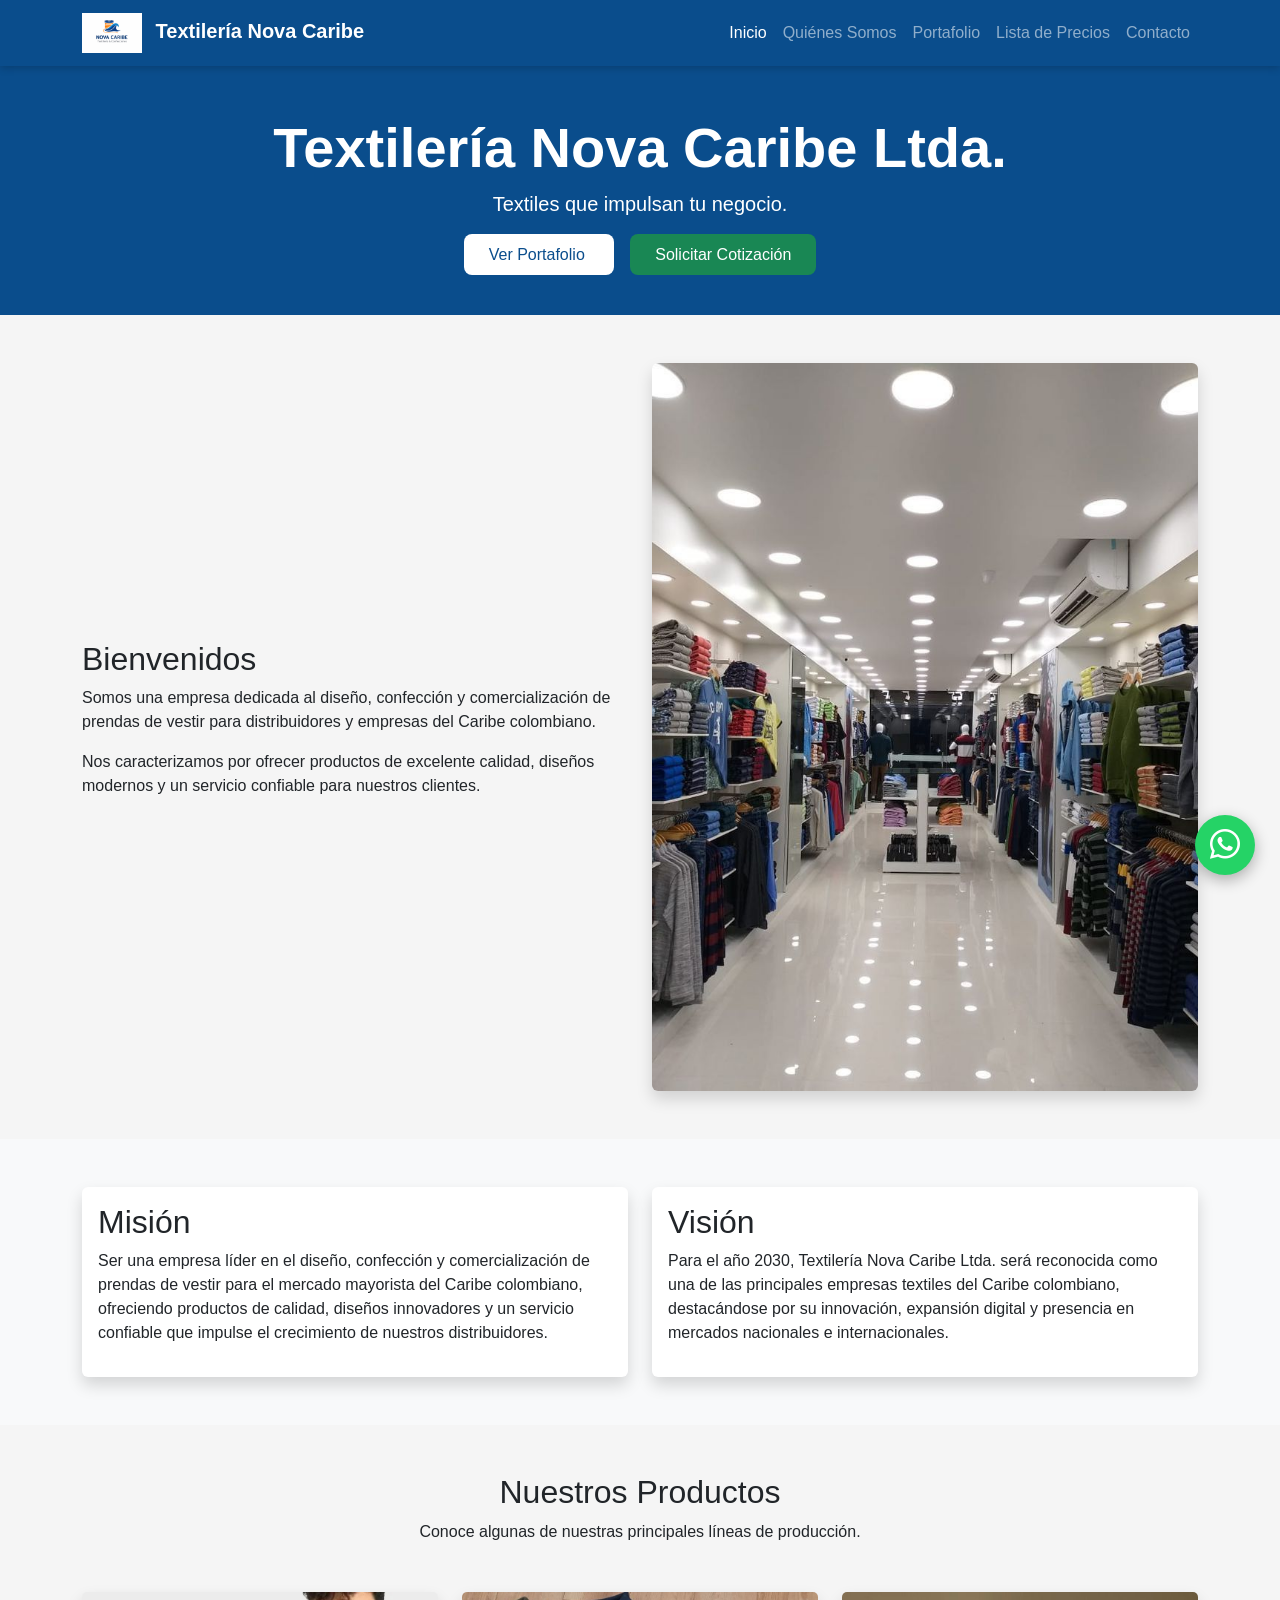
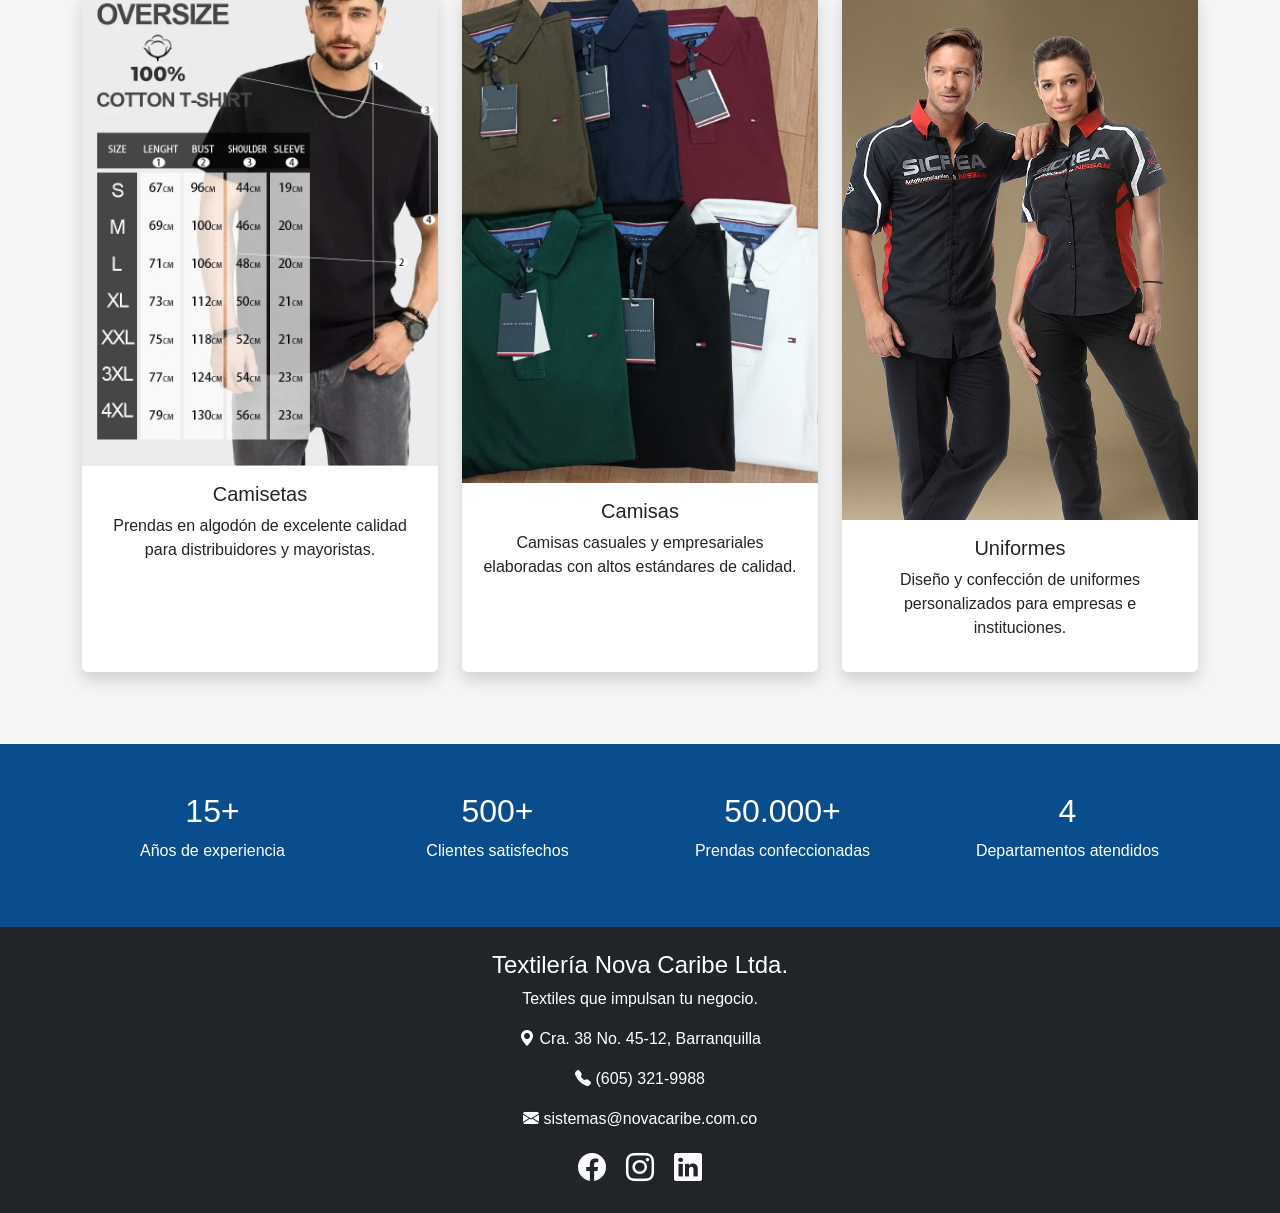
<file: index.html>
<!DOCTYPE html>
<html lang="es">

<head>

    <meta charset="UTF-8">

    <meta name="viewport" content="width=device-width, initial-scale=1.0">

    <title>Textilería Nova Caribe Ltda.</title>

    <link href="https://cdn.jsdelivr.net/npm/bootstrap@5.3.3/dist/css/bootstrap.min.css" rel="stylesheet">

    <link rel="stylesheet" href="https://cdn.jsdelivr.net/npm/bootstrap-icons@1.11.3/font/bootstrap-icons.min.css">

    <link rel="stylesheet" href="css/styles.css">

</head>

<body>

    <nav class="navbar navbar-expand-lg navbar-dark fondoAzul">

        <div class="container">

            <a class="navbar-brand fw-bold" href="index.html">

                <img src="img/logo.png" width="60" class="me-2">

                Textilería Nova Caribe

            </a>

            <button class="navbar-toggler" type="button" data-bs-toggle="collapse" data-bs-target="#menu">

                <span class="navbar-toggler-icon"></span>

            </button>

            <div class="collapse navbar-collapse" id="menu">

                <ul class="navbar-nav ms-auto">

                    <li class="nav-item">

                        <a class="nav-link active" href="index.html">

                            Inicio

                        </a>

                    </li>

                    <li class="nav-item">

                        <a class="nav-link" href="about.html">

                            Quiénes Somos

                        </a>

                    </li>

                    <li class="nav-item">

                        <a class="nav-link" href="servicios.html">

                            Portafolio

                        </a>

                    </li>

                    <li class="nav-item">

                        <a class="nav-link" href="precios.html">

                            Lista de Precios

                        </a>

                    </li>

                    <li class="nav-item">

                        <a class="nav-link" href="contacto.html">

                            Contacto

                        </a>

                    </li>

                </ul>

            </div>

        </div>

    </nav>

    <section class="py-5 text-center text-white fondoAzul">

        <div class="container">

            <h1 class="display-4 fw-bold">

                Textilería Nova Caribe Ltda.

            </h1>

            <p class="lead">

                Textiles que impulsan tu negocio.

            </p>

            <div class="mt-4">

                <a href="servicios.html" class="btn-portafolio me-3">

                    Ver Portafolio

                </a>

                <a href="contacto.html" class="btn-cotizar">

                    Solicitar Cotización

                </a>

            </div>

        </div>

    </section>

    <section class="container py-5">

        <div class="row align-items-center">

            <div class="col-lg-6">

                <h2>

                    Bienvenidos

                </h2>

                <p>

                    Somos una empresa dedicada al diseño, confección y comercialización de prendas de vestir para
                    distribuidores y empresas del Caribe colombiano.

                </p>

                <p>

                    Nos caracterizamos por ofrecer productos de excelente calidad, diseños modernos y un servicio
                    confiable para nuestros clientes.

                </p>

            </div>

            <div class="col-lg-6 text-center">

                <img src="img/textil.jpg" class="img-fluid rounded shadow">

            </div>

        </div>

    </section>

    <section class="bg-light py-5">

        <div class="container">

            <div class="row">

                <div class="col-md-6">

                    <div class="card shadow h-100">

                        <div class="card-body">

                            <h2>Misión</h2>

                            <p>

                                Ser una empresa líder en el diseño, confección y comercialización de prendas de vestir
                                para el mercado mayorista del Caribe colombiano, ofreciendo productos de calidad,
                                diseños innovadores y un servicio confiable que impulse el crecimiento de nuestros
                                distribuidores.

                            </p>

                        </div>

                    </div>

                </div>

                <div class="col-md-6">

                    <div class="card shadow h-100">

                        <div class="card-body">

                            <h2>Visión</h2>

                            <p>

                                Para el año 2030, Textilería Nova Caribe Ltda. será reconocida como una de las
                                principales empresas textiles del Caribe colombiano, destacándose por su innovación,
                                expansión digital y presencia en mercados nacionales e internacionales.

                            </p>

                        </div>

                    </div>

                </div>

            </div>

        </div>

    </section>

    <section class="container py-5">

        <div class="text-center mb-5">

            <h2>Nuestros Productos</h2>

            <p>Conoce algunas de nuestras principales líneas de producción.</p>

        </div>

        <div class="row">

            <div class="col-md-4 mb-4">

                <div class="card shadow h-100">

                    <img src="img/camisetas.jpg" class="card-img-top">

                    <div class="card-body text-center">

                        <h5>Camisetas</h5>

                        <p>Prendas en algodón de excelente calidad para distribuidores y mayoristas.</p>

                    </div>

                </div>

            </div>

            <div class="col-md-4 mb-4">

                <div class="card shadow h-100">

                    <img src="img/camisas.jpg" class="card-img-top">

                    <div class="card-body text-center">

                        <h5>Camisas</h5>

                        <p>Camisas casuales y empresariales elaboradas con altos estándares de calidad.</p>

                    </div>

                </div>

            </div>

            <div class="col-md-4 mb-4">

                <div class="card shadow h-100">

                    <img src="img/uniformes.jpg" class="card-img-top">

                    <div class="card-body text-center">

                        <h5>Uniformes</h5>

                        <p>Diseño y confección de uniformes personalizados para empresas e instituciones.</p>

                    </div>

                </div>

            </div>

        </div>

    </section>

    <section class="py-5 fondoAzul text-white">

        <div class="container">

            <div class="row text-center">

                <div class="col-md-3">

                    <h2>15+</h2>

                    <p>Años de experiencia</p>

                </div>

                <div class="col-md-3">

                    <h2>500+</h2>

                    <p>Clientes satisfechos</p>

                </div>

                <div class="col-md-3">

                    <h2>50.000+</h2>

                    <p>Prendas confeccionadas</p>

                </div>

                <div class="col-md-3">

                    <h2>4</h2>

                    <p>Departamentos atendidos</p>

                </div>

            </div>

        </div>

    </section>

    <footer class="bg-dark text-white text-center py-4">

        <div class="container">

            <h4>Textilería Nova Caribe Ltda.</h4>

            <p>Textiles que impulsan tu negocio.</p>

            <p><i class="bi bi-geo-alt-fill"></i> Cra. 38 No. 45-12, Barranquilla</p>

            <p><i class="bi bi-telephone-fill"></i> (605) 321-9988</p>

            <p><i class="bi bi-envelope-fill"></i> sistemas@novacaribe.com.co</p>

            <div class="mt-3">

                <i class="bi bi-facebook fs-3 me-3"></i>

                <i class="bi bi-instagram fs-3 me-3"></i>

                <i class="bi bi-linkedin fs-3"></i>

            </div>

        </div>

    </footer>

    <a href="https://wa.me/573001234567" class="whatsapp" target="_blank">

        <i class="bi bi-whatsapp"></i>

    </a>

    <script src="https://cdn.jsdelivr.net/npm/bootstrap@5.3.3/dist/js/bootstrap.bundle.min.js"></script>

</body>

</html>
</file>
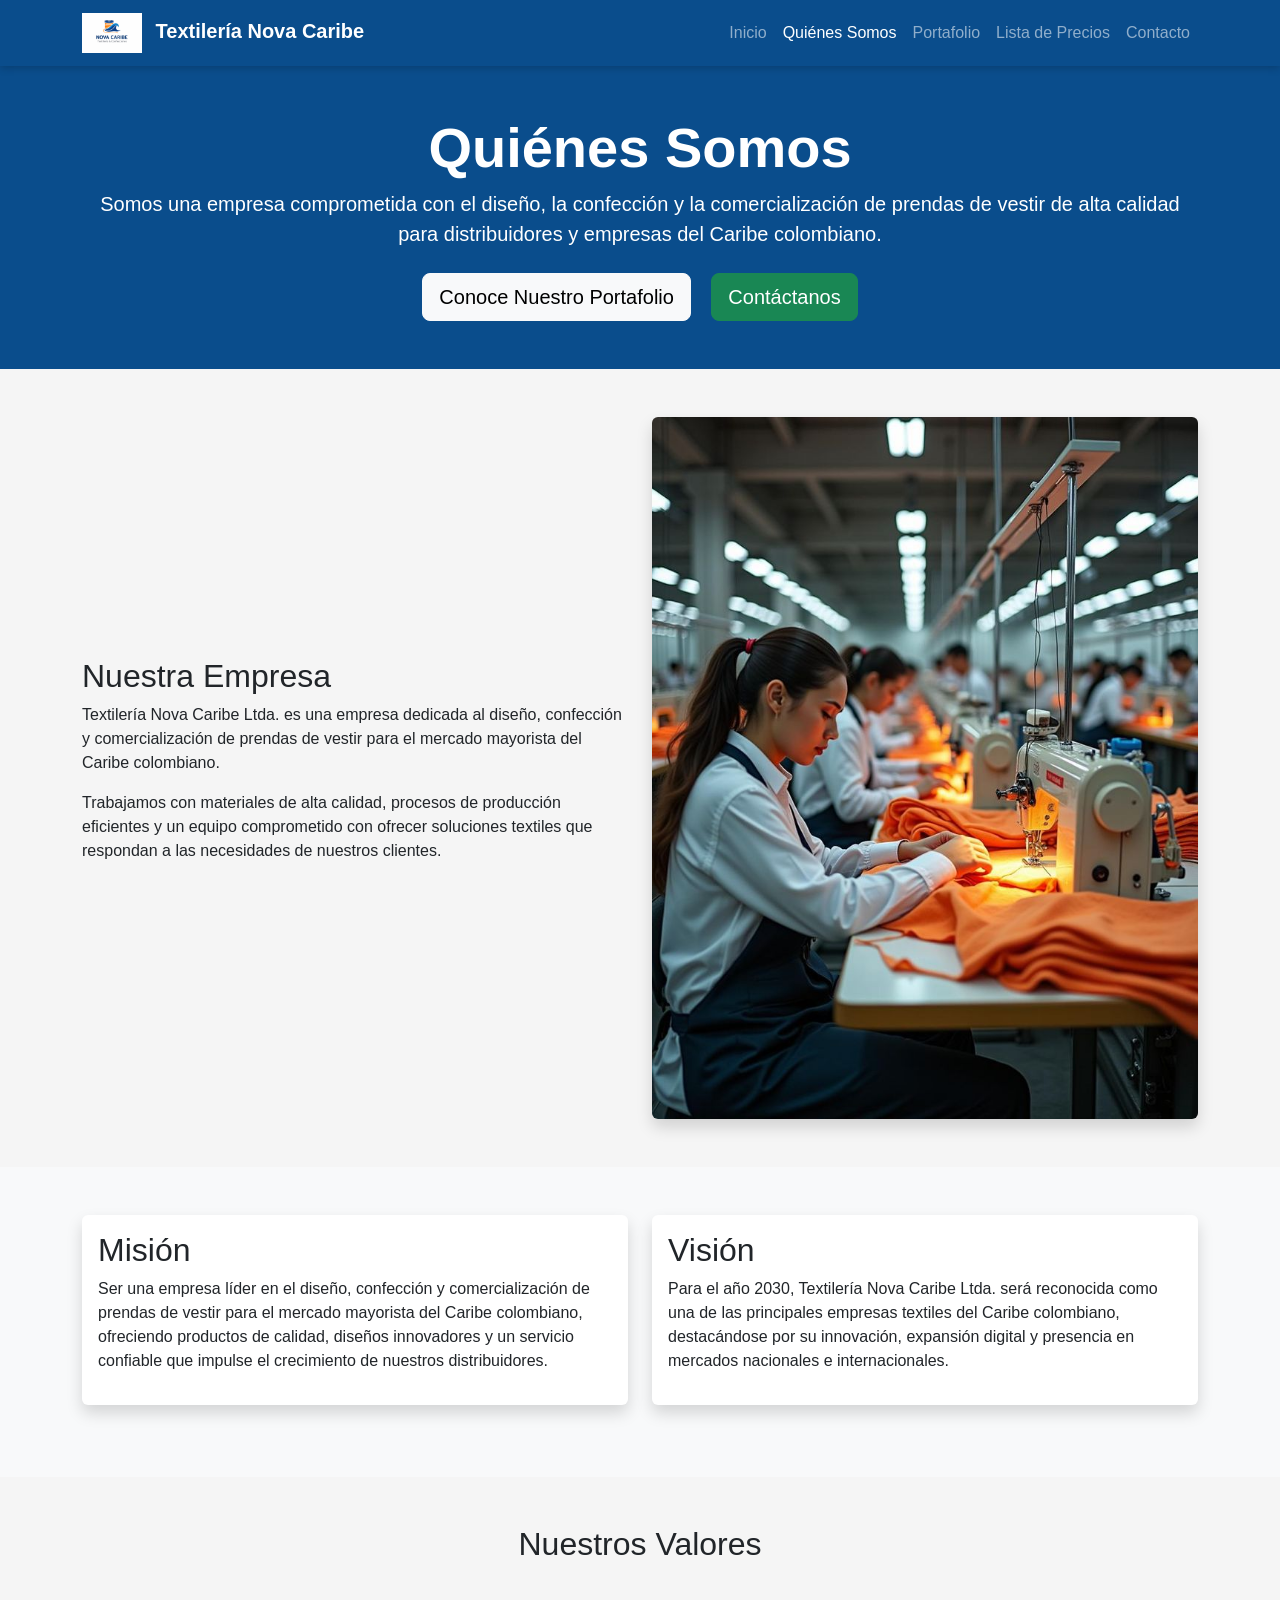
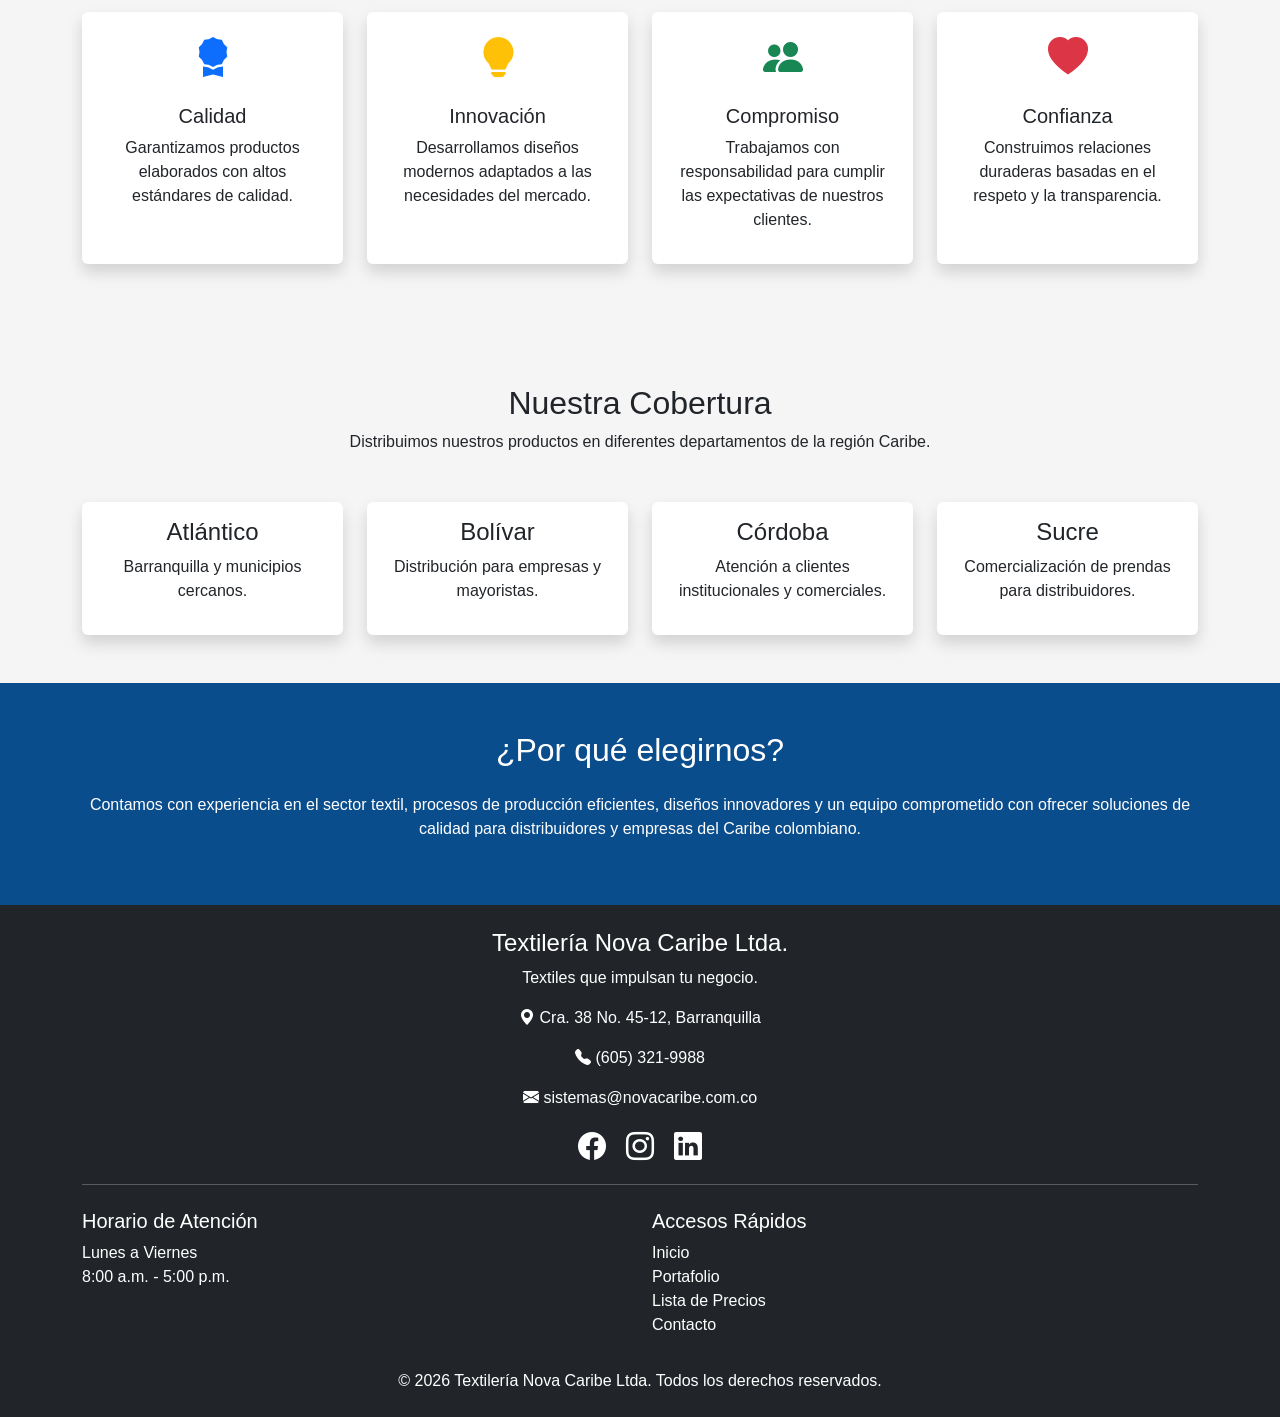
<file: about.html>
<!DOCTYPE html>
<html lang="es">

<head>

    <meta charset="UTF-8">

    <meta name="viewport" content="width=device-width, initial-scale=1.0">

    <title>Quiénes Somos | Textilería Nova Caribe Ltda.</title>

    <link href="https://cdn.jsdelivr.net/npm/bootstrap@5.3.3/dist/css/bootstrap.min.css" rel="stylesheet">

    <link rel="stylesheet" href="https://cdn.jsdelivr.net/npm/bootstrap-icons@1.11.3/font/bootstrap-icons.min.css">

    <link rel="stylesheet" href="css/styles.css">

</head>

<body>

    <nav class="navbar navbar-expand-lg navbar-dark fondoAzul">

        <div class="container">

            <a class="navbar-brand fw-bold" href="index.html">

                <img src="img/logo.png" width="60" class="me-2">

                Textilería Nova Caribe

            </a>

            <button class="navbar-toggler" type="button" data-bs-toggle="collapse" data-bs-target="#menu">

                <span class="navbar-toggler-icon"></span>

            </button>

            <div class="collapse navbar-collapse" id="menu">

                <ul class="navbar-nav ms-auto">

                    <li class="nav-item">

                        <a class="nav-link" href="index.html">Inicio</a>

                    </li>

                    <li class="nav-item">

                        <a class="nav-link active" href="about.html">Quiénes Somos</a>

                    </li>

                    <li class="nav-item">

                        <a class="nav-link" href="servicios.html">Portafolio</a>

                    </li>

                    <li class="nav-item">

                        <a class="nav-link" href="precios.html">Lista de Precios</a>

                    </li>

                    <li class="nav-item">

                        <a class="nav-link" href="contacto.html">Contacto</a>

                    </li>

                </ul>

            </div>

        </div>

    </nav>

    <section class="py-5 text-center text-white fondoAzul">

        <div class="container">

            <h1 class="display-4 fw-bold">

                Quiénes Somos

            </h1>

            <p class="lead">

                Somos una empresa comprometida con el diseño, la confección y la comercialización de prendas de vestir
                de alta calidad para distribuidores y empresas del Caribe colombiano.

            </p>

            <div class="mt-4">

                <a href="servicios.html" class="btn btn-light btn-lg me-3">

                    Conoce Nuestro Portafolio

                </a>

                <a href="contacto.html" class="btn btn-success btn-lg">

                    Contáctanos

                </a>

            </div>

        </div>

    </section>

    <section class="container py-5">

        <div class="row align-items-center">

            <div class="col-lg-6">

                <h2>Nuestra Empresa</h2>

                <p>

                    Textilería Nova Caribe Ltda. es una empresa dedicada al diseño, confección y comercialización de
                    prendas de vestir para el mercado mayorista del Caribe colombiano.

                </p>

                <p>

                    Trabajamos con materiales de alta calidad, procesos de producción eficientes y un equipo
                    comprometido con ofrecer soluciones textiles que respondan a las necesidades de nuestros clientes.

                </p>

            </div>

            <div class="col-lg-6 text-center">

                <img src="img/fabrica.jpg" class="img-fluid rounded shadow">

            </div>

        </div>

    </section>

    <section class="bg-light py-5">

        <div class="container">

            <div class="row">

                <div class="col-md-6 mb-4">

                    <div class="card shadow h-100">

                        <div class="card-body">

                            <h2>Misión</h2>

                            <p>

                                Ser una empresa líder en el diseño, confección y comercialización de prendas de vestir
                                para el mercado mayorista del Caribe colombiano, ofreciendo productos de calidad,
                                diseños innovadores y un servicio confiable que impulse el crecimiento de nuestros
                                distribuidores.

                            </p>

                        </div>

                    </div>

                </div>

                <div class="col-md-6 mb-4">

                    <div class="card shadow h-100">

                        <div class="card-body">

                            <h2>Visión</h2>

                            <p>

                                Para el año 2030, Textilería Nova Caribe Ltda. será reconocida como una de las
                                principales empresas textiles del Caribe colombiano, destacándose por su innovación,
                                expansión digital y presencia en mercados nacionales e internacionales.

                            </p>

                        </div>

                    </div>

                </div>

            </div>

        </div>

    </section>

    <section class="container py-5">

        <div class="text-center mb-5">

            <h2>Nuestros Valores</h2>

        </div>

        <div class="row">

            <div class="col-md-3 mb-4">

                <div class="card shadow text-center h-100">

                    <div class="card-body">

                        <i class="bi bi-award-fill fs-1 text-primary"></i>

                        <h5 class="mt-3">Calidad</h5>

                        <p>Garantizamos productos elaborados con altos estándares de calidad.</p>

                    </div>

                </div>

            </div>

            <div class="col-md-3 mb-4">

                <div class="card shadow text-center h-100">

                    <div class="card-body">

                        <i class="bi bi-lightbulb-fill fs-1 text-warning"></i>

                        <h5 class="mt-3">Innovación</h5>

                        <p>Desarrollamos diseños modernos adaptados a las necesidades del mercado.</p>

                    </div>

                </div>

            </div>

            <div class="col-md-3 mb-4">

                <div class="card shadow text-center h-100">

                    <div class="card-body">

                        <i class="bi bi-people-fill fs-1 text-success"></i>

                        <h5 class="mt-3">Compromiso</h5>

                        <p>Trabajamos con responsabilidad para cumplir las expectativas de nuestros clientes.</p>

                    </div>

                </div>

            </div>

            <div class="col-md-3 mb-4">

                <div class="card shadow text-center h-100">

                    <div class="card-body">

                        <i class="bi bi-heart-fill fs-1 text-danger"></i>

                        <h5 class="mt-3">Confianza</h5>

                        <p>Construimos relaciones duraderas basadas en el respeto y la transparencia.</p>

                    </div>

                </div>

            </div>

        </div>

    </section>

    <section class="container py-5">

        <div class="text-center mb-5">

            <h2>Nuestra Cobertura</h2>

            <p>Distribuimos nuestros productos en diferentes departamentos de la región Caribe.</p>

        </div>

        <div class="row text-center">

            <div class="col-md-3">

                <div class="card shadow h-100">

                    <div class="card-body">

                        <h4>Atlántico</h4>

                        <p>Barranquilla y municipios cercanos.</p>

                    </div>

                </div>

            </div>

            <div class="col-md-3">

                <div class="card shadow h-100">

                    <div class="card-body">

                        <h4>Bolívar</h4>

                        <p>Distribución para empresas y mayoristas.</p>

                    </div>

                </div>

            </div>

            <div class="col-md-3">

                <div class="card shadow h-100">

                    <div class="card-body">

                        <h4>Córdoba</h4>

                        <p>Atención a clientes institucionales y comerciales.</p>

                    </div>

                </div>

            </div>

            <div class="col-md-3">

                <div class="card shadow h-100">

                    <div class="card-body">

                        <h4>Sucre</h4>

                        <p>Comercialización de prendas para distribuidores.</p>

                    </div>

                </div>

            </div>

        </div>

    </section>

    <section class="py-5 fondoAzul text-white">

        <div class="container text-center">

            <h2>¿Por qué elegirnos?</h2>

            <p class="mt-4">

                Contamos con experiencia en el sector textil, procesos de producción eficientes, diseños innovadores y
                un equipo comprometido con ofrecer soluciones de calidad para distribuidores y empresas del Caribe
                colombiano.

            </p>

        </div>

    </section>

    <footer class="bg-dark text-white text-center py-4">

        <div class="container">

            <h4>Textilería Nova Caribe Ltda.</h4>

            <p>Textiles que impulsan tu negocio.</p>

            <p><i class="bi bi-geo-alt-fill"></i> Cra. 38 No. 45-12, Barranquilla</p>

            <p><i class="bi bi-telephone-fill"></i> (605) 321-9988</p>

            <p><i class="bi bi-envelope-fill"></i> sistemas@novacaribe.com.co</p>

            <div class="mt-3">

                <i class="bi bi-facebook fs-3 me-3"></i>

                <i class="bi bi-instagram fs-3 me-3"></i>

                <i class="bi bi-linkedin fs-3"></i>

            </div>

            <hr>

            <div class="row text-start mt-4">

                <div class="col-md-6">

                    <h5>Horario de Atención</h5>

                    <p>

                        Lunes a Viernes<br>

                        8:00 a.m. - 5:00 p.m.

                    </p>

                </div>

                <div class="col-md-6">

                    <h5>Accesos Rápidos</h5>

                    <p>

                        <a href="index.html" class="text-white text-decoration-none">Inicio</a><br>

                        <a href="servicios.html" class="text-white text-decoration-none">Portafolio</a><br>

                        <a href="precios.html" class="text-white text-decoration-none">Lista de Precios</a><br>

                        <a href="contacto.html" class="text-white text-decoration-none">Contacto</a>

                    </p>

                </div>

            </div>

            <p class="mt-3 mb-0">

                © 2026 Textilería Nova Caribe Ltda. Todos los derechos reservados.

            </p>

        </div>

    </footer>

    <script src="https://cdn.jsdelivr.net/npm/bootstrap@5.3.3/dist/js/bootstrap.bundle.min.js"></script>

</body>

</html>
</file>
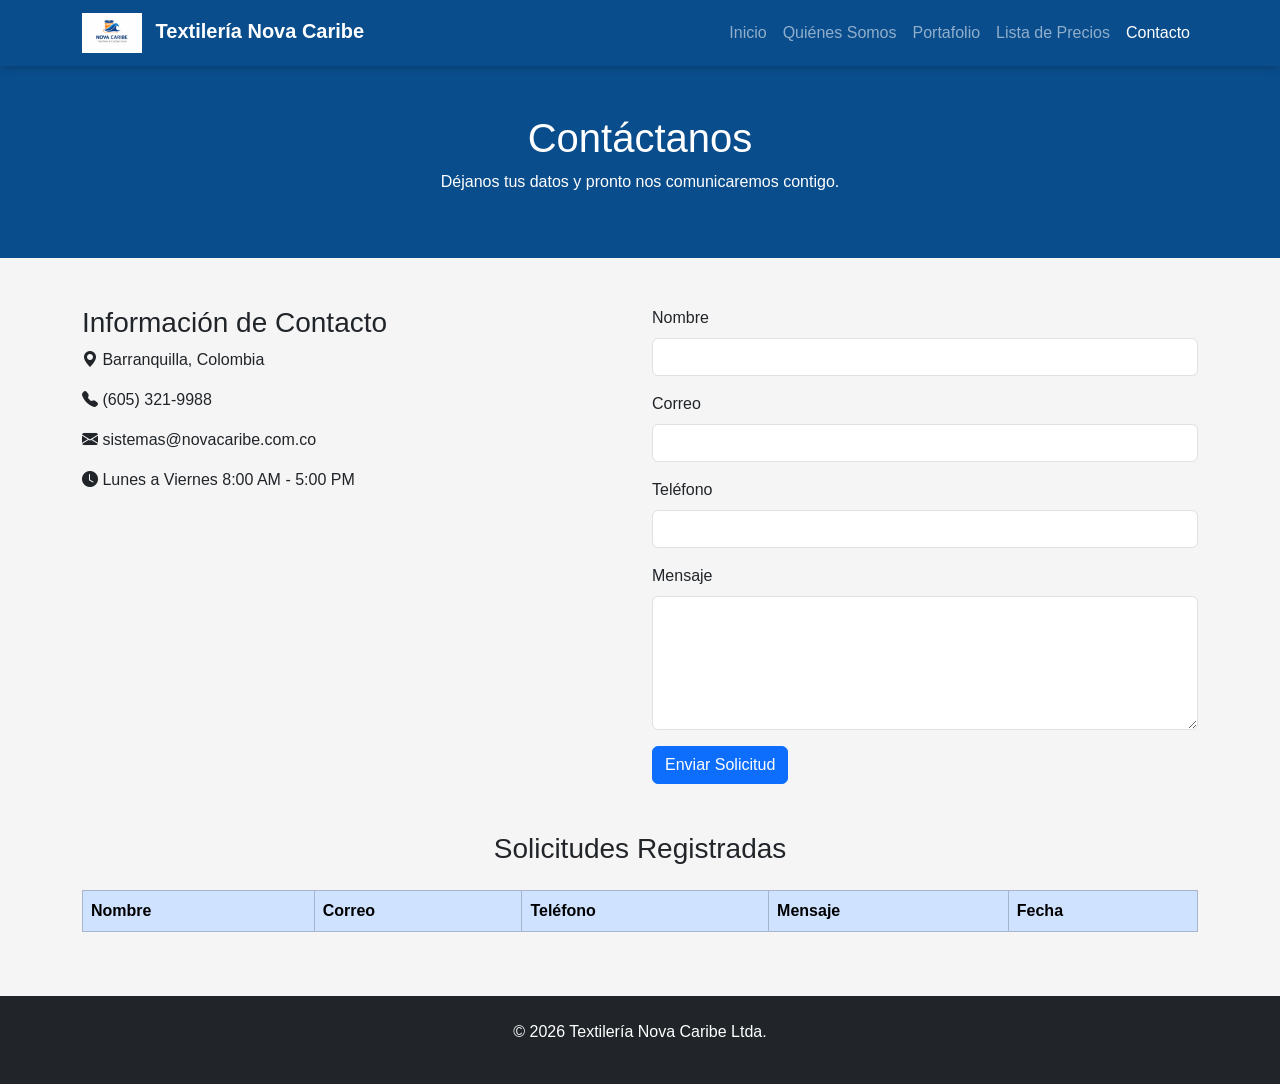
<file: contacto.html>
<!DOCTYPE html>
<html lang="es">

<head>

    <meta charset="UTF-8">

    <meta name="viewport" content="width=device-width, initial-scale=1.0">

    <title>Contacto | Textilería Nova Caribe Ltda.</title>

    <link href="https://cdn.jsdelivr.net/npm/bootstrap@5.3.3/dist/css/bootstrap.min.css" rel="stylesheet">

    <link rel="stylesheet" href="https://cdn.jsdelivr.net/npm/bootstrap-icons@1.11.3/font/bootstrap-icons.min.css">

    <link rel="stylesheet" href="css/styles.css">

</head>

<body>

    <nav class="navbar navbar-expand-lg navbar-dark fondoAzul">

        <div class="container">

            <a class="navbar-brand fw-bold" href="index.html">

                <img src="img/logo.png" width="60" class="me-2">

                Textilería Nova Caribe

            </a>

            <button class="navbar-toggler" type="button" data-bs-toggle="collapse" data-bs-target="#menu">

                <span class="navbar-toggler-icon"></span>

            </button>

            <div class="collapse navbar-collapse" id="menu">

                <ul class="navbar-nav ms-auto">

                    <li class="nav-item">

                        <a class="nav-link" href="index.html">Inicio</a>

                    </li>

                    <li class="nav-item">

                        <a class="nav-link" href="about.html">Quiénes Somos</a>

                    </li>

                    <li class="nav-item">

                        <a class="nav-link" href="servicios.html">Portafolio</a>

                    </li>

                    <li class="nav-item">

                        <a class="nav-link" href="precios.html">Lista de Precios</a>

                    </li>

                    <li class="nav-item">

                        <a class="nav-link active" href="contacto.html">Contacto</a>

                    </li>

                </ul>

            </div>

        </div>

    </nav>

    <section class="hero py-5 text-center">

        <div class="container">

            <h1>Contáctanos</h1>

            <p>Déjanos tus datos y pronto nos comunicaremos contigo.</p>

        </div>

    </section>

    <section class="container py-5">

        <div class="row">

            <div class="col-lg-6">

                <h3>Información de Contacto</h3>

                <p><i class="bi bi-geo-alt-fill"></i> Barranquilla, Colombia</p>

                <p><i class="bi bi-telephone-fill"></i> (605) 321-9988</p>

                <p><i class="bi bi-envelope-fill"></i> sistemas@novacaribe.com.co</p>

                <p><i class="bi bi-clock-fill"></i> Lunes a Viernes 8:00 AM - 5:00 PM</p>

            </div>

            <div class="col-lg-6">

                <form id="formContacto">

                    <div class="mb-3">

                        <label class="form-label">Nombre</label>

                        <input type="text" class="form-control" id="nombre">

                    </div>

                    <div class="mb-3">

                        <label class="form-label">Correo</label>

                        <input type="email" class="form-control" id="correo">

                    </div>

                    <div class="mb-3">

                        <label class="form-label">Teléfono</label>

                        <input type="text" class="form-control" id="telefono">

                    </div>

                    <div class="mb-3">

                        <label class="form-label">Mensaje</label>

                        <textarea class="form-control" rows="5" id="mensaje"></textarea>

                    </div>

                    <button type="submit" class="btn btn-primary">

                        Enviar Solicitud

                    </button>

                </form>

            </div>

        </div>

        <div class="row mt-5">

            <div class="col-12">

                <h3 class="text-center mb-4">Solicitudes Registradas</h3>

                <div class="table-responsive">

                    <table class="table table-striped table-bordered">

                        <thead class="table-primary">

                            <tr>

                                <th>Nombre</th>

                                <th>Correo</th>

                                <th>Teléfono</th>

                                <th>Mensaje</th>

                                <th>Fecha</th>

                            </tr>

                        </thead>

                        <tbody id="tablaSolicitudes">

                        </tbody>

                    </table>

                </div>

            </div>

        </div>

    </section>

    <footer class="bg-dark text-white text-center py-4">

        <div class="container">

            <p>© 2026 Textilería Nova Caribe Ltda.</p>

        </div>

    </footer>

    <script src="js/script.js"></script>

    <script src="https://cdn.jsdelivr.net/npm/bootstrap@5.3.3/dist/js/bootstrap.bundle.min.js"></script>

</body>

</html>
</file>
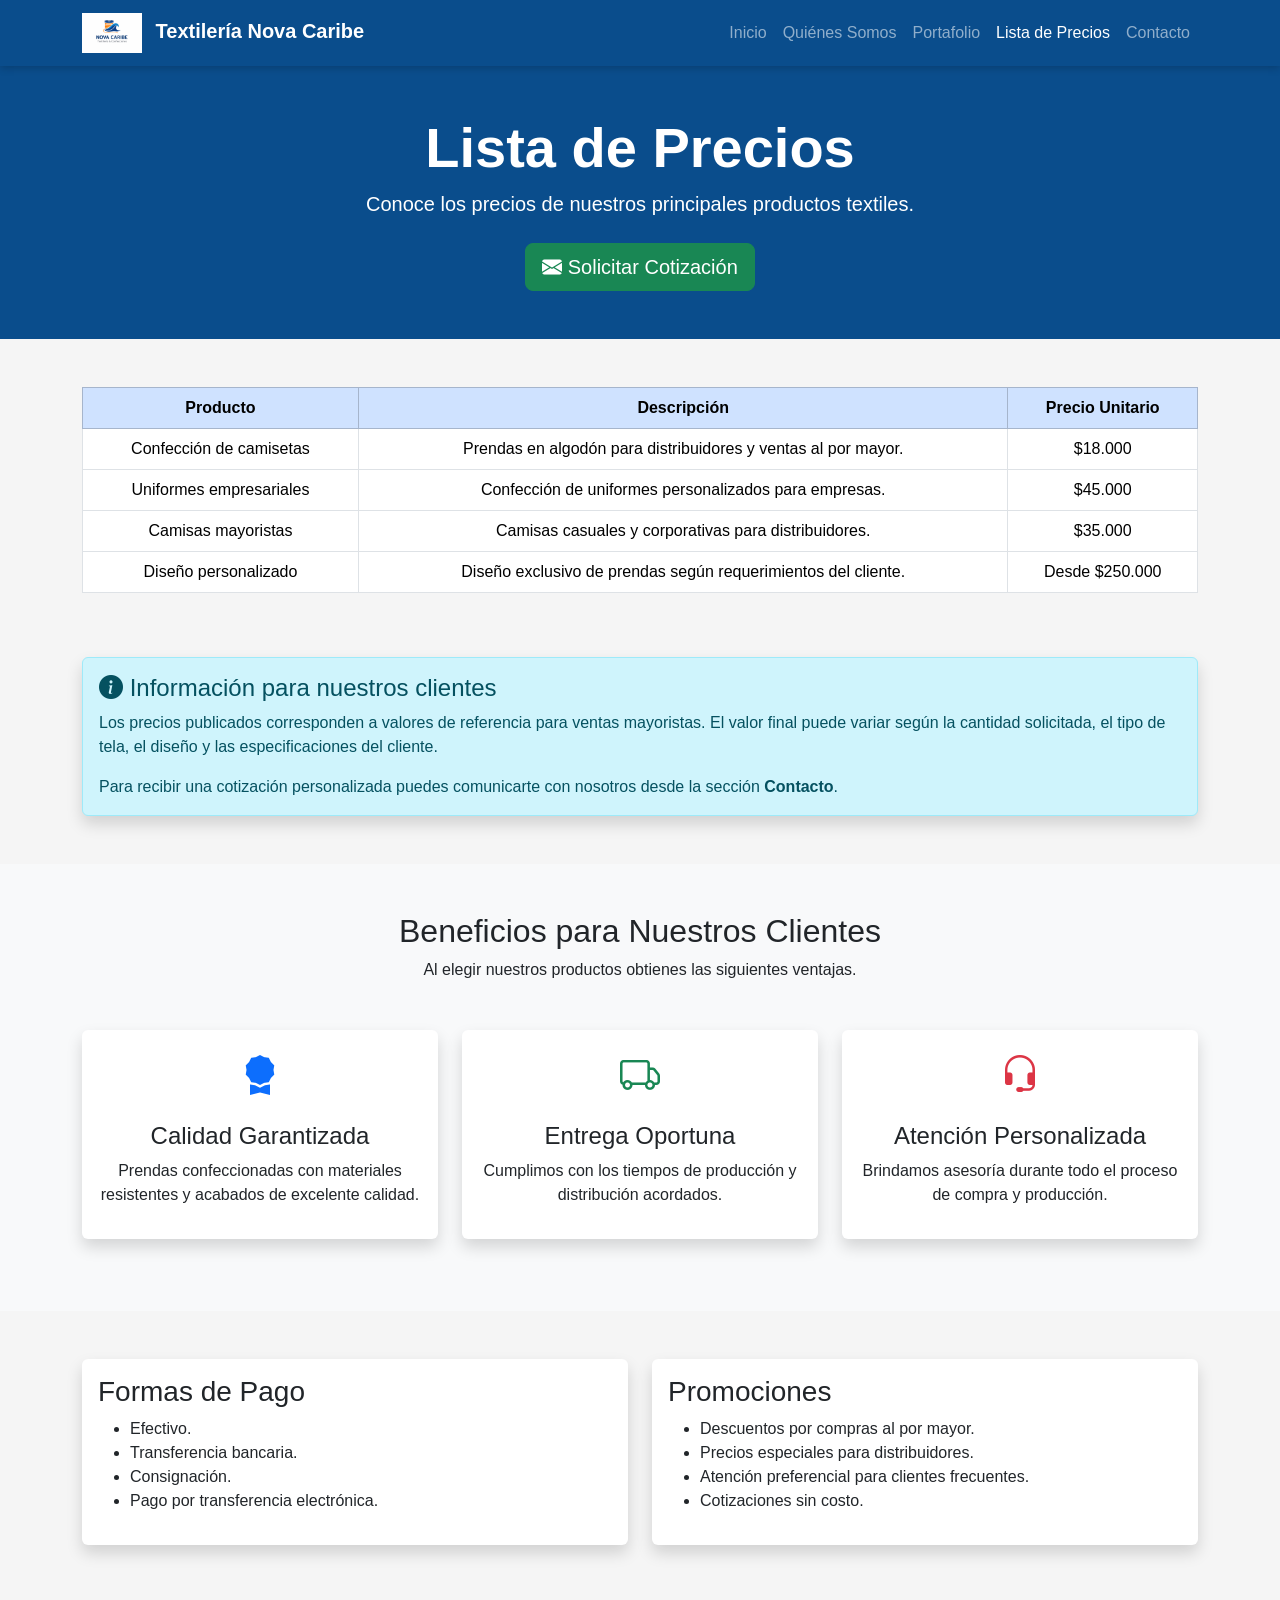
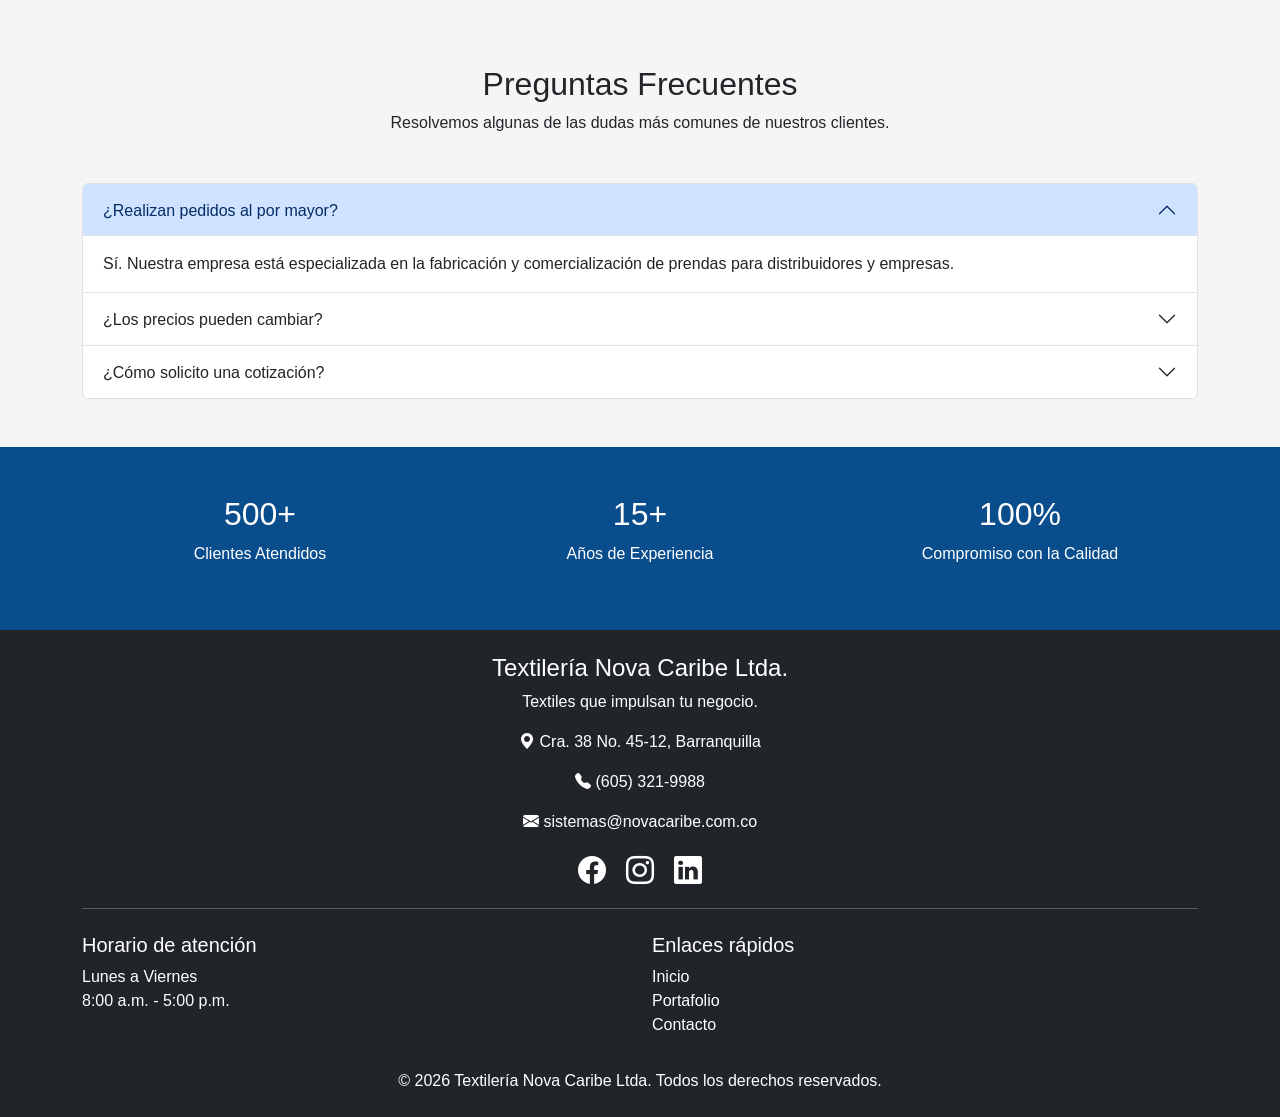
<file: precios.html>
<!DOCTYPE html>
<html lang="es">

<head>

    <meta charset="UTF-8">

    <meta name="viewport" content="width=device-width, initial-scale=1.0">

    <title>Lista de Precios | Textilería Nova Caribe Ltda.</title>

    <link href="https://cdn.jsdelivr.net/npm/bootstrap@5.3.3/dist/css/bootstrap.min.css" rel="stylesheet">

    <link rel="stylesheet" href="https://cdn.jsdelivr.net/npm/bootstrap-icons@1.11.3/font/bootstrap-icons.min.css">

    <link rel="stylesheet" href="css/styles.css">

</head>

<body>

    <nav class="navbar navbar-expand-lg navbar-dark fondoAzul">

        <div class="container">

            <a class="navbar-brand fw-bold" href="index.html">

                <img src="img/logo.png" width="60" class="me-2">

                Textilería Nova Caribe

            </a>

            <button class="navbar-toggler" type="button" data-bs-toggle="collapse" data-bs-target="#menu">

                <span class="navbar-toggler-icon"></span>

            </button>

            <div class="collapse navbar-collapse" id="menu">

                <ul class="navbar-nav ms-auto">

                    <li class="nav-item">

                        <a class="nav-link" href="index.html">Inicio</a>

                    </li>

                    <li class="nav-item">

                        <a class="nav-link" href="about.html">Quiénes Somos</a>

                    </li>

                    <li class="nav-item">

                        <a class="nav-link" href="servicios.html">Portafolio</a>

                    </li>

                    <li class="nav-item">

                        <a class="nav-link active" href="precios.html">Lista de Precios</a>

                    </li>

                    <li class="nav-item">

                        <a class="nav-link" href="contacto.html">Contacto</a>

                    </li>

                </ul>

            </div>

        </div>

    </nav>

    <section class="py-5 text-center text-white fondoAzul">

        <div class="container">

            <h1 class="display-4 fw-bold">

                Lista de Precios

            </h1>

            <p class="lead">

                Conoce los precios de nuestros principales productos textiles.

            </p>

            <div class="text-center mt-4">

                <a href="contacto.html" class="btn btn-success btn-lg">

                    <i class="bi bi-envelope-fill"></i> Solicitar Cotización

                </a>

            </div>

        </div>

    </section>

    <section class="container py-5">

        <div class="table-responsive">

            <table class="table table-bordered table-hover text-center align-middle">

                <thead class="table-primary">

                    <tr>

                        <th>Producto</th>

                        <th>Descripción</th>

                        <th>Precio Unitario</th>

                    </tr>

                </thead>

                <tbody>

                    <tr>

                        <td>Confección de camisetas</td>

                        <td>Prendas en algodón para distribuidores y ventas al por mayor.</td>

                        <td>$18.000</td>

                    </tr>

                    <tr>

                        <td>Uniformes empresariales</td>

                        <td>Confección de uniformes personalizados para empresas.</td>

                        <td>$45.000</td>

                    </tr>

                    <tr>

                        <td>Camisas mayoristas</td>

                        <td>Camisas casuales y corporativas para distribuidores.</td>

                        <td>$35.000</td>

                    </tr>

                    <tr>

                        <td>Diseño personalizado</td>

                        <td>Diseño exclusivo de prendas según requerimientos del cliente.</td>

                        <td>Desde $250.000</td>

                    </tr>

                </tbody>

            </table>

        </div>

    </section>

    <section class="container mb-5">

        <div class="alert alert-info shadow">

            <h4>

                <i class="bi bi-info-circle-fill"></i>

                Información para nuestros clientes

            </h4>

            <p>

                Los precios publicados corresponden a valores de referencia para ventas mayoristas. El valor final puede
                variar según la cantidad solicitada, el tipo de tela, el diseño y las especificaciones del cliente.

            </p>

            <p class="mb-0">

                Para recibir una cotización personalizada puedes comunicarte con nosotros desde la sección
                <strong>Contacto</strong>.

            </p>

        </div>

    </section>

    <section class="bg-light py-5">

        <div class="container">

            <div class="text-center mb-5">

                <h2>Beneficios para Nuestros Clientes</h2>

                <p>Al elegir nuestros productos obtienes las siguientes ventajas.</p>

            </div>

            <div class="row">

                <div class="col-md-4 mb-4">

                    <div class="card shadow h-100 text-center">

                        <div class="card-body">

                            <i class="bi bi-award-fill fs-1 text-primary"></i>

                            <h4 class="mt-3">Calidad Garantizada</h4>

                            <p>Prendas confeccionadas con materiales resistentes y acabados de excelente calidad.</p>

                        </div>

                    </div>

                </div>

                <div class="col-md-4 mb-4">

                    <div class="card shadow h-100 text-center">

                        <div class="card-body">

                            <i class="bi bi-truck fs-1 text-success"></i>

                            <h4 class="mt-3">Entrega Oportuna</h4>

                            <p>Cumplimos con los tiempos de producción y distribución acordados.</p>

                        </div>

                    </div>

                </div>

                <div class="col-md-4 mb-4">

                    <div class="card shadow h-100 text-center">

                        <div class="card-body">

                            <i class="bi bi-headset fs-1 text-danger"></i>

                            <h4 class="mt-3">Atención Personalizada</h4>

                            <p>Brindamos asesoría durante todo el proceso de compra y producción.</p>

                        </div>

                    </div>

                </div>

            </div>

        </div>

    </section>

    <section class="container py-5">

        <div class="row">

            <div class="col-lg-6 mb-4">

                <div class="card shadow h-100">

                    <div class="card-body">

                        <h3>Formas de Pago</h3>

                        <ul>

                            <li>Efectivo.</li>

                            <li>Transferencia bancaria.</li>

                            <li>Consignación.</li>

                            <li>Pago por transferencia electrónica.</li>

                        </ul>

                    </div>

                </div>

            </div>

            <div class="col-lg-6 mb-4">

                <div class="card shadow h-100">

                    <div class="card-body">

                        <h3>Promociones</h3>

                        <ul>

                            <li>Descuentos por compras al por mayor.</li>

                            <li>Precios especiales para distribuidores.</li>

                            <li>Atención preferencial para clientes frecuentes.</li>

                            <li>Cotizaciones sin costo.</li>

                        </ul>

                    </div>

                </div>

            </div>

        </div>

    </section>

    <section class="container py-5">

        <div class="text-center mb-5">

            <h2>Preguntas Frecuentes</h2>

            <p>Resolvemos algunas de las dudas más comunes de nuestros clientes.</p>

        </div>

        <div class="accordion" id="faq">

            <div class="accordion-item">

                <h2 class="accordion-header">

                    <button class="accordion-button" type="button" data-bs-toggle="collapse" data-bs-target="#p1">

                        ¿Realizan pedidos al por mayor?

                    </button>

                </h2>

                <div id="p1" class="accordion-collapse collapse show" data-bs-parent="#faq">

                    <div class="accordion-body">

                        Sí. Nuestra empresa está especializada en la fabricación y comercialización de prendas para
                        distribuidores y empresas.

                    </div>

                </div>

            </div>

            <div class="accordion-item">

                <h2 class="accordion-header">

                    <button class="accordion-button collapsed" type="button" data-bs-toggle="collapse"
                        data-bs-target="#p2">

                        ¿Los precios pueden cambiar?

                    </button>

                </h2>

                <div id="p2" class="accordion-collapse collapse" data-bs-parent="#faq">

                    <div class="accordion-body">

                        Sí. Los precios pueden variar dependiendo de la cantidad solicitada, el tipo de tela y las
                        características del pedido.

                    </div>

                </div>

            </div>

            <div class="accordion-item">

                <h2 class="accordion-header">

                    <button class="accordion-button collapsed" type="button" data-bs-toggle="collapse"
                        data-bs-target="#p3">

                        ¿Cómo solicito una cotización?

                    </button>

                </h2>

                <div id="p3" class="accordion-collapse collapse" data-bs-parent="#faq">

                    <div class="accordion-body">

                        Puedes hacerlo desde la página <strong>Contacto</strong> o mediante nuestro botón de WhatsApp.

                    </div>

                </div>

            </div>

        </div>

    </section>

    <section class="py-5 fondoAzul text-white">

        <div class="container">

            <div class="row text-center">

                <div class="col-md-4">

                    <h2>500+</h2>

                    <p>Clientes Atendidos</p>

                </div>

                <div class="col-md-4">

                    <h2>15+</h2>

                    <p>Años de Experiencia</p>

                </div>

                <div class="col-md-4">

                    <h2>100%</h2>

                    <p>Compromiso con la Calidad</p>

                </div>

            </div>

        </div>

    </section>

    <footer class="bg-dark text-white text-center py-4">

        <div class="container">

            <h4>Textilería Nova Caribe Ltda.</h4>

            <p>Textiles que impulsan tu negocio.</p>

            <p><i class="bi bi-geo-alt-fill"></i> Cra. 38 No. 45-12, Barranquilla</p>

            <p><i class="bi bi-telephone-fill"></i> (605) 321-9988</p>

            <p><i class="bi bi-envelope-fill"></i> sistemas@novacaribe.com.co</p>

            <div class="mt-3">

                <i class="bi bi-facebook fs-3 me-3"></i>

                <i class="bi bi-instagram fs-3 me-3"></i>

                <i class="bi bi-linkedin fs-3"></i>

            </div>

            <hr>

            <div class="row text-start mt-4">

                <div class="col-md-6">

                    <h5>Horario de atención</h5>

                    <p>Lunes a Viernes<br>8:00 a.m. - 5:00 p.m.</p>

                </div>

                <div class="col-md-6">

                    <h5>Enlaces rápidos</h5>

                    <p>

                        <a href="index.html" class="text-white text-decoration-none">Inicio</a><br>

                        <a href="servicios.html" class="text-white text-decoration-none">Portafolio</a><br>

                        <a href="contacto.html" class="text-white text-decoration-none">Contacto</a>

                    </p>

                </div>

            </div>

            <p class="mt-3 mb-0">

                © 2026 Textilería Nova Caribe Ltda. Todos los derechos reservados.

            </p>

        </div>

    </footer>

    <script src="https://cdn.jsdelivr.net/npm/bootstrap@5.3.3/dist/js/bootstrap.bundle.min.js"></script>

</body>

</html>
</file>
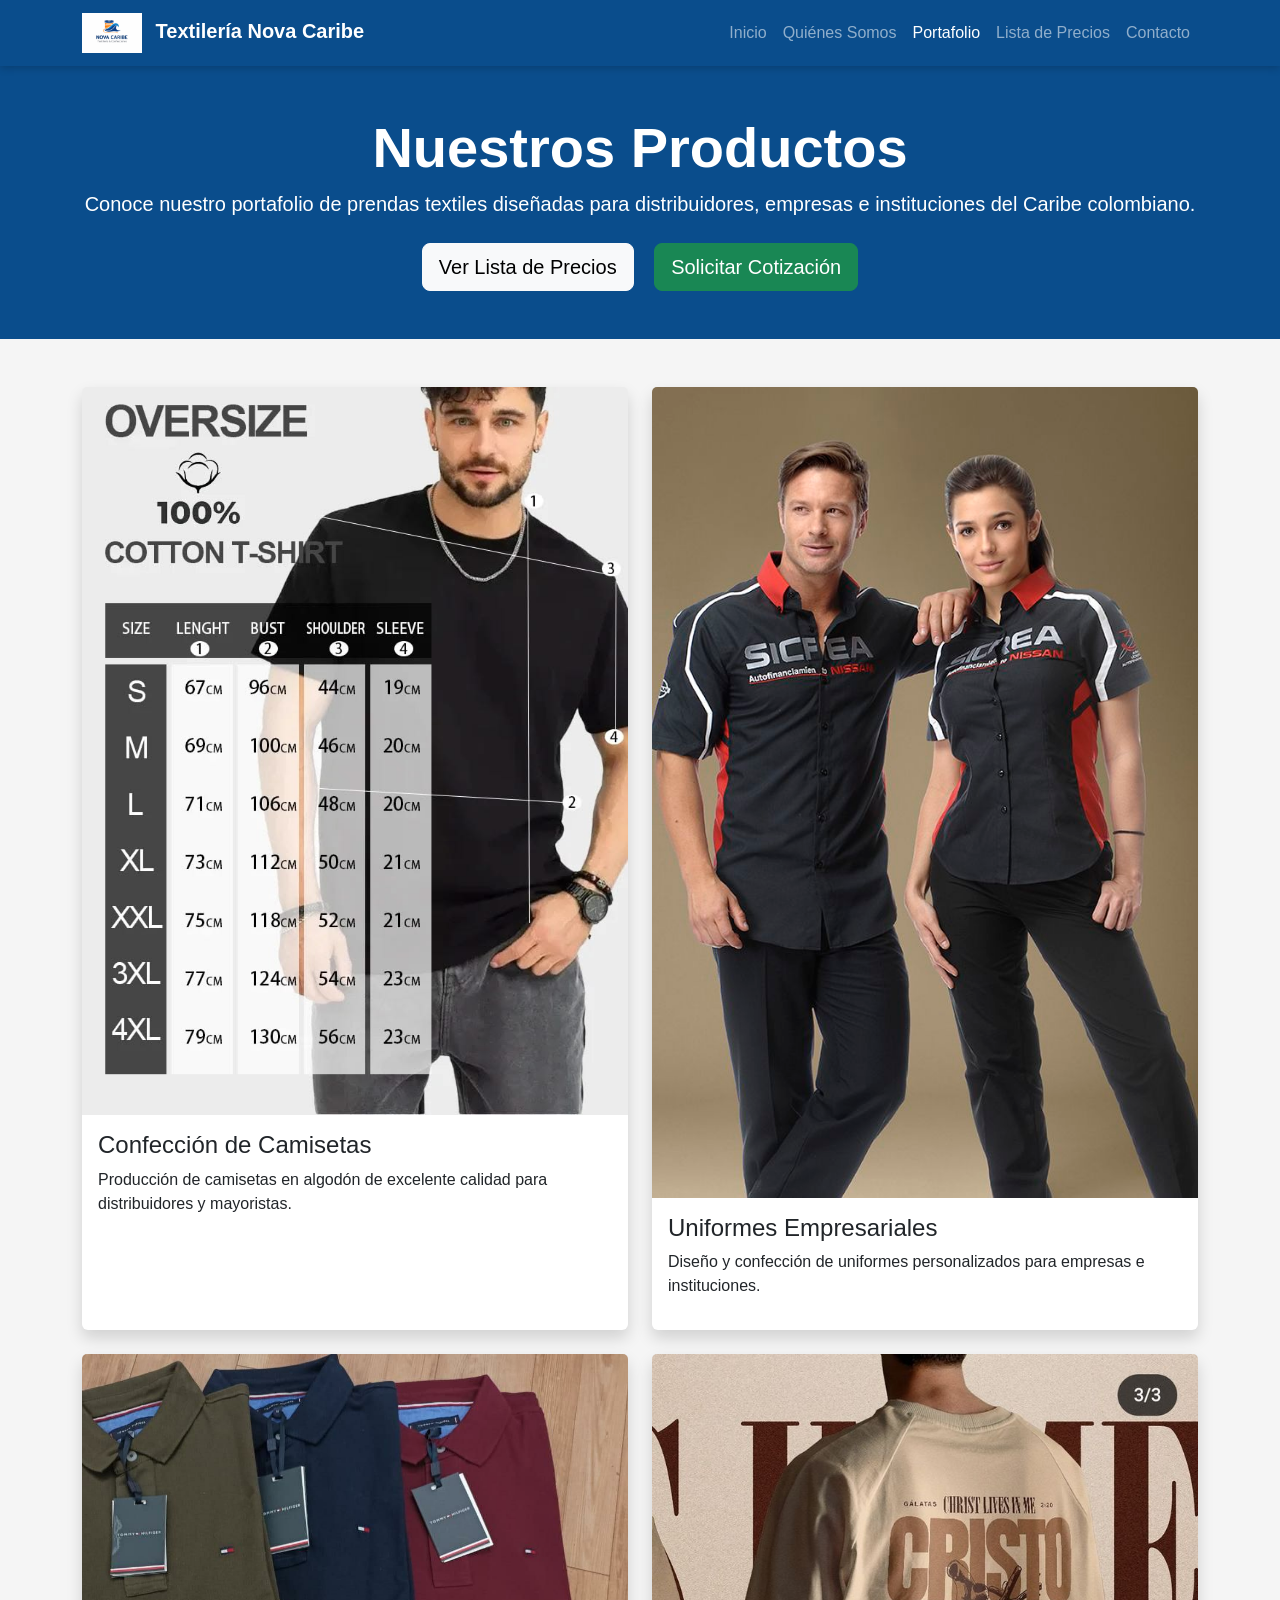
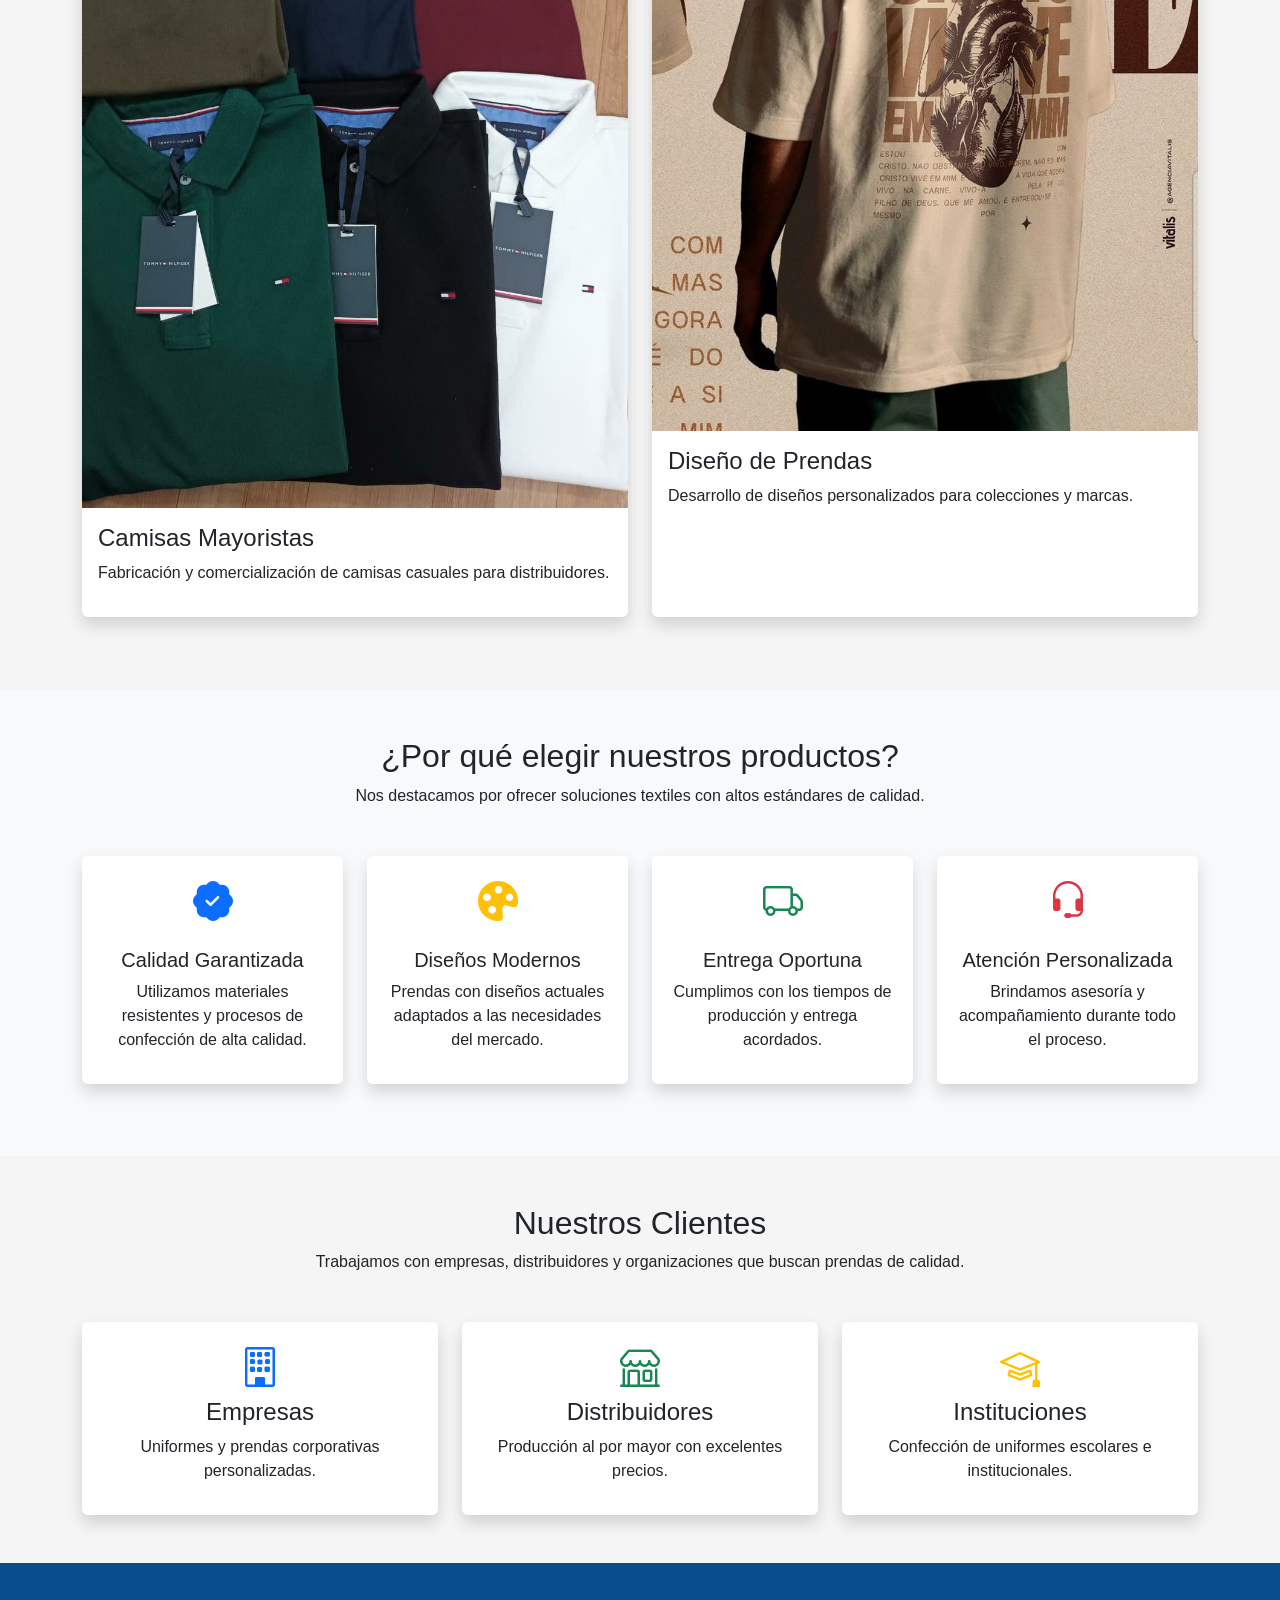
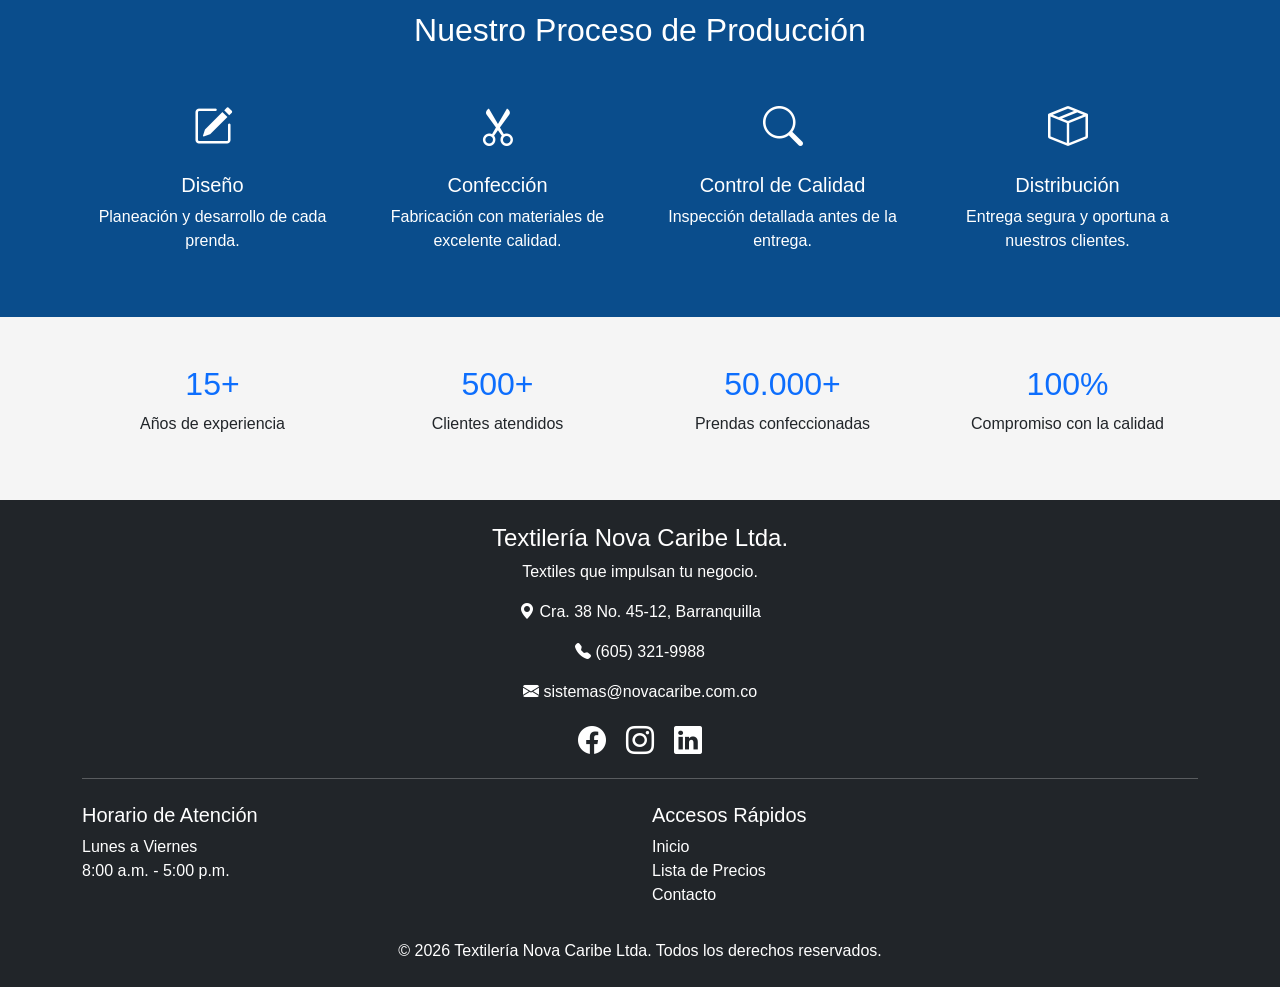
<file: servicios.html>
<!DOCTYPE html>
<html lang="es">

<head>

    <meta charset="UTF-8">

    <meta name="viewport" content="width=device-width, initial-scale=1.0">

    <title>Portafolio de Servicios | Textilería Nova Caribe Ltda.</title>

    <link href="https://cdn.jsdelivr.net/npm/bootstrap@5.3.3/dist/css/bootstrap.min.css" rel="stylesheet">

    <link rel="stylesheet" href="https://cdn.jsdelivr.net/npm/bootstrap-icons@1.11.3/font/bootstrap-icons.min.css">

    <link rel="stylesheet" href="css/styles.css">

</head>

<body>

    <nav class="navbar navbar-expand-lg navbar-dark fondoAzul">

        <div class="container">

            <a class="navbar-brand fw-bold" href="index.html">

                <img src="img/logo.png" width="60" class="me-2">

                Textilería Nova Caribe

            </a>

            <button class="navbar-toggler" type="button" data-bs-toggle="collapse" data-bs-target="#menu">

                <span class="navbar-toggler-icon"></span>

            </button>

            <div class="collapse navbar-collapse" id="menu">

                <ul class="navbar-nav ms-auto">

                    <li class="nav-item">

                        <a class="nav-link" href="index.html">Inicio</a>

                    </li>

                    <li class="nav-item">

                        <a class="nav-link" href="about.html">Quiénes Somos</a>

                    </li>

                    <li class="nav-item">

                        <a class="nav-link active" href="servicios.html">Portafolio</a>

                    </li>

                    <li class="nav-item">

                        <a class="nav-link" href="precios.html">Lista de Precios</a>

                    </li>

                    <li class="nav-item">

                        <a class="nav-link" href="contacto.html">Contacto</a>

                    </li>

                </ul>

            </div>

        </div>

    </nav>

    <section class="py-5 text-center text-white fondoAzul">

        <div class="container">

            <h1 class="display-4 fw-bold">

                Nuestros Productos

            </h1>

            <p class="lead">

                Conoce nuestro portafolio de prendas textiles diseñadas para distribuidores, empresas e instituciones
                del Caribe colombiano.

            </p>

            <div class="mt-4">

                <a href="precios.html" class="btn btn-light btn-lg me-3">

                    Ver Lista de Precios

                </a>

                <a href="contacto.html" class="btn btn-success btn-lg">

                    Solicitar Cotización

                </a>

            </div>

        </div>

    </section>

    <section class="container py-5">

        <div class="row">

            <div class="col-lg-6 mb-4">

                <div class="card shadow h-100">

                    <img src="img/camisetas.jpg" class="card-img-top">

                    <div class="card-body">

                        <h4>Confección de Camisetas</h4>

                        <p>

                            Producción de camisetas en algodón de excelente calidad para distribuidores y mayoristas.

                        </p>

                    </div>

                </div>

            </div>

            <div class="col-lg-6 mb-4">

                <div class="card shadow h-100">

                    <img src="img/uniformes.jpg" class="card-img-top">

                    <div class="card-body">

                        <h4>Uniformes Empresariales</h4>

                        <p>

                            Diseño y confección de uniformes personalizados para empresas e instituciones.

                        </p>

                    </div>

                </div>

            </div>

            <div class="col-lg-6 mb-4">

                <div class="card shadow h-100">

                    <img src="img/camisas.jpg" class="card-img-top">

                    <div class="card-body">

                        <h4>Camisas Mayoristas</h4>

                        <p>

                            Fabricación y comercialización de camisas casuales para distribuidores.

                        </p>

                    </div>

                </div>

            </div>

            <div class="col-lg-6 mb-4">

                <div class="card shadow h-100">

                    <img src="img/diseno.jpg" class="card-img-top">

                    <div class="card-body">

                        <h4>Diseño de Prendas</h4>

                        <p>

                            Desarrollo de diseños personalizados para colecciones y marcas.

                        </p>

                    </div>

                </div>

            </div>

        </div>

    </section>

    <section class="bg-light py-5">

        <div class="container">

            <div class="text-center mb-5">

                <h2>¿Por qué elegir nuestros productos?</h2>

                <p>Nos destacamos por ofrecer soluciones textiles con altos estándares de calidad.</p>

            </div>

            <div class="row">

                <div class="col-md-3 mb-4">

                    <div class="card shadow text-center h-100">

                        <div class="card-body">

                            <i class="bi bi-patch-check-fill fs-1 text-primary"></i>

                            <h5 class="mt-3">Calidad Garantizada</h5>

                            <p>Utilizamos materiales resistentes y procesos de confección de alta calidad.</p>

                        </div>

                    </div>

                </div>

                <div class="col-md-3 mb-4">

                    <div class="card shadow text-center h-100">

                        <div class="card-body">

                            <i class="bi bi-palette-fill fs-1 text-warning"></i>

                            <h5 class="mt-3">Diseños Modernos</h5>

                            <p>Prendas con diseños actuales adaptados a las necesidades del mercado.</p>

                        </div>

                    </div>

                </div>

                <div class="col-md-3 mb-4">

                    <div class="card shadow text-center h-100">

                        <div class="card-body">

                            <i class="bi bi-truck fs-1 text-success"></i>

                            <h5 class="mt-3">Entrega Oportuna</h5>

                            <p>Cumplimos con los tiempos de producción y entrega acordados.</p>

                        </div>

                    </div>

                </div>

                <div class="col-md-3 mb-4">

                    <div class="card shadow text-center h-100">

                        <div class="card-body">

                            <i class="bi bi-headset fs-1 text-danger"></i>

                            <h5 class="mt-3">Atención Personalizada</h5>

                            <p>Brindamos asesoría y acompañamiento durante todo el proceso.</p>

                        </div>

                    </div>

                </div>

            </div>

        </div>

    </section>

    <section class="container py-5">

        <div class="text-center mb-5">

            <h2>Nuestros Clientes</h2>

            <p>Trabajamos con empresas, distribuidores y organizaciones que buscan prendas de calidad.</p>

        </div>

        <div class="row text-center">

            <div class="col-md-4">

                <div class="card shadow h-100">

                    <div class="card-body">

                        <i class="bi bi-building fs-1 text-primary"></i>

                        <h4>Empresas</h4>

                        <p>Uniformes y prendas corporativas personalizadas.</p>

                    </div>

                </div>

            </div>

            <div class="col-md-4">

                <div class="card shadow h-100">

                    <div class="card-body">

                        <i class="bi bi-shop fs-1 text-success"></i>

                        <h4>Distribuidores</h4>

                        <p>Producción al por mayor con excelentes precios.</p>

                    </div>

                </div>

            </div>

            <div class="col-md-4">

                <div class="card shadow h-100">

                    <div class="card-body">

                        <i class="bi bi-mortarboard fs-1 text-warning"></i>

                        <h4>Instituciones</h4>

                        <p>Confección de uniformes escolares e institucionales.</p>

                    </div>

                </div>

            </div>

        </div>

    </section>

    <section class="py-5 fondoAzul text-white">

        <div class="container">

            <div class="text-center mb-5">

                <h2>Nuestro Proceso de Producción</h2>

            </div>

            <div class="row text-center">

                <div class="col-md-3">

                    <i class="bi bi-pencil-square fs-1"></i>

                    <h5 class="mt-3">Diseño</h5>

                    <p>Planeación y desarrollo de cada prenda.</p>

                </div>

                <div class="col-md-3">

                    <i class="bi bi-scissors fs-1"></i>

                    <h5 class="mt-3">Confección</h5>

                    <p>Fabricación con materiales de excelente calidad.</p>

                </div>

                <div class="col-md-3">

                    <i class="bi bi-search fs-1"></i>

                    <h5 class="mt-3">Control de Calidad</h5>

                    <p>Inspección detallada antes de la entrega.</p>

                </div>

                <div class="col-md-3">

                    <i class="bi bi-box-seam fs-1"></i>

                    <h5 class="mt-3">Distribución</h5>

                    <p>Entrega segura y oportuna a nuestros clientes.</p>

                </div>

            </div>

        </div>

    </section>

    <section class="container py-5">

        <div class="row text-center">

            <div class="col-md-3">

                <h2 class="text-primary">15+</h2>

                <p>Años de experiencia</p>

            </div>

            <div class="col-md-3">

                <h2 class="text-primary">500+</h2>

                <p>Clientes atendidos</p>

            </div>

            <div class="col-md-3">

                <h2 class="text-primary">50.000+</h2>

                <p>Prendas confeccionadas</p>

            </div>

            <div class="col-md-3">

                <h2 class="text-primary">100%</h2>

                <p>Compromiso con la calidad</p>

            </div>

        </div>

    </section>

    <footer class="bg-dark text-white text-center py-4">

        <div class="container">

            <h4>Textilería Nova Caribe Ltda.</h4>

            <p>Textiles que impulsan tu negocio.</p>

            <p><i class="bi bi-geo-alt-fill"></i> Cra. 38 No. 45-12, Barranquilla</p>

            <p><i class="bi bi-telephone-fill"></i> (605) 321-9988</p>

            <p><i class="bi bi-envelope-fill"></i> sistemas@novacaribe.com.co</p>

            <div class="mt-3">

                <i class="bi bi-facebook fs-3 me-3"></i>

                <i class="bi bi-instagram fs-3 me-3"></i>

                <i class="bi bi-linkedin fs-3"></i>

            </div>

            <hr>

            <div class="row text-start mt-4">

                <div class="col-md-6">

                    <h5>Horario de Atención</h5>

                    <p>

                        Lunes a Viernes<br>

                        8:00 a.m. - 5:00 p.m.

                    </p>

                </div>

                <div class="col-md-6">

                    <h5>Accesos Rápidos</h5>

                    <p>

                        <a href="index.html" class="text-white text-decoration-none">Inicio</a><br>

                        <a href="precios.html" class="text-white text-decoration-none">Lista de Precios</a><br>

                        <a href="contacto.html" class="text-white text-decoration-none">Contacto</a>

                    </p>

                </div>

            </div>

            <p class="mt-3 mb-0">

                © 2026 Textilería Nova Caribe Ltda. Todos los derechos reservados.

            </p>

        </div>

    </footer>

    <script src="https://cdn.jsdelivr.net/npm/bootstrap@5.3.3/dist/js/bootstrap.bundle.min.js"></script>

</body>

</html>
</file>
<file: css/styles.css>
body{
    font-family: Arial, Helvetica, sans-serif;
    background:#f5f5f5;
}

.fondoAzul{
    background:#0A4D8C;
}

.hero{
    background:#0A4D8C;
    color:white;
}

.navbar{
    box-shadow:0 2px 8px rgba(0,0,0,.2);
}

.card{
    border:none;
    transition:.3s;
}

.card:hover{
    transform:translateY(-8px);
    box-shadow:0 10px 20px rgba(0,0,0,.25);
}

footer{
    background:#222;
}

footer i{
    cursor:pointer;
    transition:.3s;
}

footer i:hover{
    color:#0dcaf0;
}

.btn-cotizar{
    background:#198754;
    color:white;
    border:none;
    padding:12px 25px;
    border-radius:8px;
    text-decoration:none;
    transition:.3s;
}

.btn-cotizar:hover{
    background:#157347;
    color:white;
}

.btn-portafolio{
    background:#ffffff;
    color:#0A4D8C;
    border-radius:8px;
    padding:12px 25px;
    text-decoration:none;
    transition:.3s;
}

.btn-portafolio:hover{
    background:#e9ecef;
    color:#0A4D8C;
}

.whatsapp{
    position:fixed;
    bottom:25px;
    right:25px;
    width:60px;
    height:60px;
    border-radius:50%;
    background:#25D366;
    color:white;
    display:flex;
    justify-content:center;
    align-items:center;
    font-size:30px;
    text-decoration:none;
    box-shadow:0 5px 15px rgba(0,0,0,.3);
    z-index:999;
}

.whatsapp:hover{
    color:white;
    transform:scale(1.1);
}
</file>
